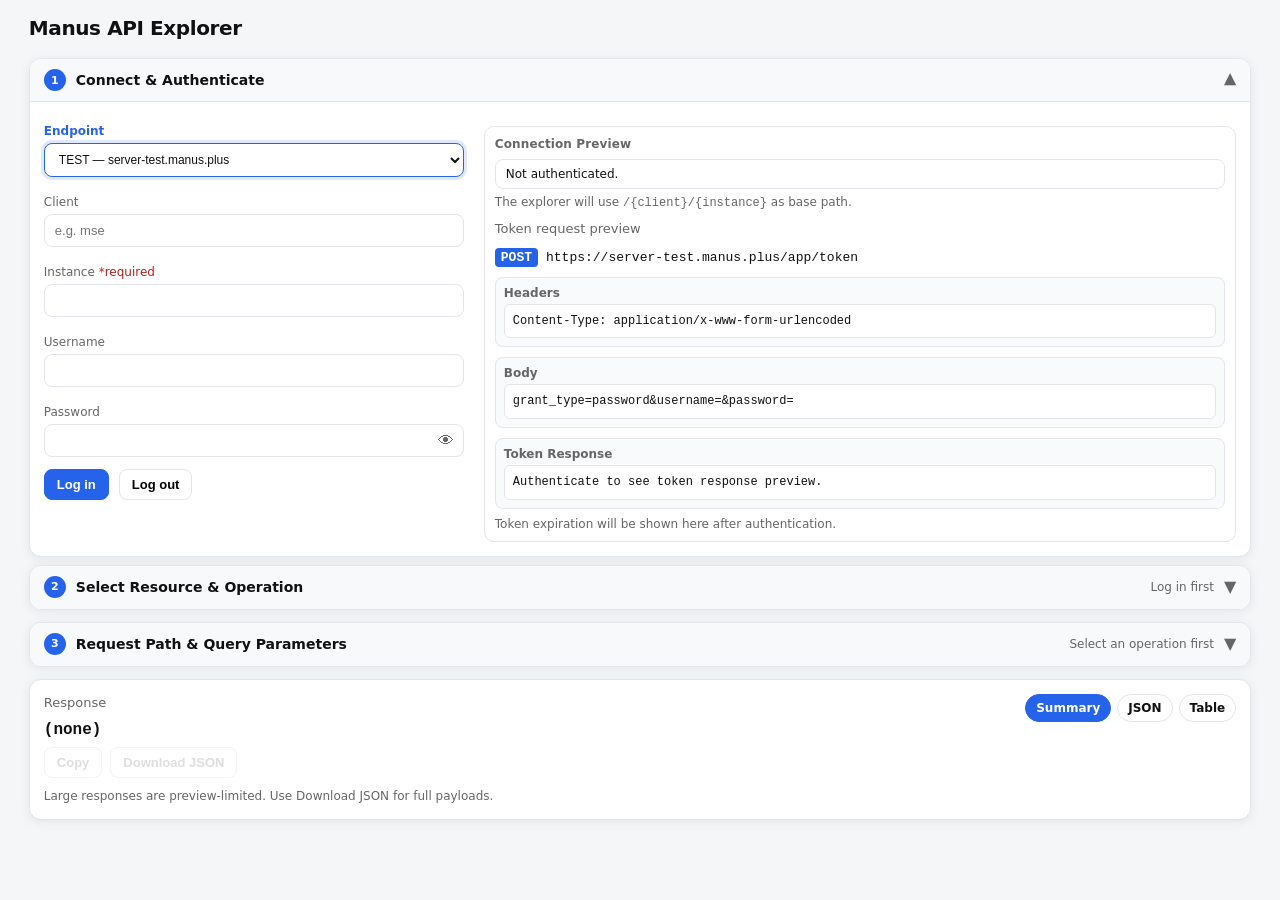
<file: index.html>
<!doctype html>
<html lang="en">
<head>
  <meta charset="utf-8"/>
  <meta name="viewport" content="width=device-width,initial-scale=1"/>
  <title>Manus API Explorer</title>
  <link rel="stylesheet" href="./assets/styles.css"/>
</head>
<body>
  <div style="display:flex; align-items:baseline; gap:14px; margin-bottom:14px;">
    <h1>Manus API Explorer</h1>
    <span class="pill" id="baseUrlPill" style="display:none;">Base URL: <span id="baseUrl" class="mono"></span></span>
  </div>

  <!-- ── Step 1: Login ── -->
  <div class="panels">
    <div class="panel open" id="panelLogin">
      <div class="panel-header" id="panelLoginHeader">
        <div class="panel-step">1</div>
        <div class="panel-title">Connect &amp; Authenticate</div>
        <div class="panel-summary" id="panelLoginSummary"></div>
        <span class="panel-chevron">▼</span>
      </div>
      <div class="panel-body">
        <div class="auth-layout">
          <div class="auth-left">
            <div class="auth-grid-top">
              <div>
                <label>Endpoint</label>
                <select id="endpoint" style="font-size:12px;">
                  <option value="https://server.manus.plus">LIVE — server.manus.plus</option>
                  <option value="https://server-test.manus.plus" selected>TEST — server-test.manus.plus</option>
                  <option value="https://server-demo.manus.plus">DEMO — server-demo.manus.plus</option>
                </select>
              </div>
              <div>
                <label>Client</label>
                <input id="client" type="text" value="" placeholder="e.g. mse"/>
              </div>
              <div>
                <label>Instance <span id="instanceRequired" style="color:var(--danger);display:none;">*required</span><span id="instanceOptional" style="color:var(--muted);"> (optional)</span></label>
                <input id="instance" type="text" value="" placeholder=""/>
              </div>
            </div>
            <div class="auth-grid-bottom">
              <div>
                <label>Username</label>
                <input id="username" type="text" autocomplete="username"/>
              </div>
              <div>
                <label>Password</label>
                <div style="position:relative;">
                  <input id="password" type="password" autocomplete="current-password" style="padding-right:38px;"/>
                  <button id="btnTogglePw" type="button" title="Show/hide password" style="position:absolute;right:6px;top:50%;transform:translateY(-50%);background:none;border:none;cursor:pointer;padding:2px 4px;margin:0;color:#666;font-size:16px;line-height:1;">👁</button>
                </div>
              </div>
            </div>
            <div class="row" style="margin-top:12px;">
              <button id="btnLogin" class="btn primary">Log in</button>
              <button id="btnLogout" class="btn">Log out</button>
            </div>
          </div>
          <div class="auth-right">
            <div id="authPreviewWrap" class="auth-preview-wrap is-hidden">
              <div class="previewBox">
                <div class="auth-preview-title">Connection Preview</div>
                <div id="authStatus" class="status">Not authenticated.</div>
                <div class="hint" style="margin-top:6px;">The explorer will use <span class="mono">/{client}/{instance}</span> as base path.</div>
                <div style="margin-top:10px;">
                  <div class="small">Token request preview</div>
                  <div id="tokenPreview" class="token-preview"></div>
                  <div id="tokenExpiryInfo" class="hint" style="margin-top:8px;">Token expiration will be shown here after authentication.</div>
                </div>
              </div>
            </div>
          </div>
        </div>
      </div>
    </div>

    <!-- ── Step 2: Resource & Operation ── -->
    <div class="panel" id="panelResource">
      <div class="panel-header" id="panelResourceHeader">
        <div class="panel-step">2</div>
        <div class="panel-title">Select Resource &amp; Operation</div>
        <div class="panel-summary" id="panelResourceSummary">Log in first</div>
        <span class="panel-chevron">▼</span>
      </div>
      <div class="panel-body">
        <div class="resource-layout">
          <div>
            <label>Schema resource</label>
            <select id="schemaResource"></select>
            <div class="row" style="margin-top:8px;">
              <button id="btnLoadResource" class="btn primary">Load schema</button>
              <input id="opFilter" type="text" placeholder="Filter operations…" style="flex:1; min-width:140px;"/>
            </div>
            <div id="schemaStatus" class="status" style="margin-top:8px;">No schema loaded.</div>
            <div class="row" style="margin-top:10px;">
              <button id="btnCopySchemaJson" class="btn" type="button">Copy schema JSON</button>
              <button id="btnCopySchemaUrl" class="btn" type="button">Copy schema URL</button>
            </div>
            <pre id="schemaJson" class="mono" style="display:none;"></pre>
          </div>
          <div>
            <div class="small" style="margin-bottom:6px;">Operations</div>
            <div id="opList" class="oplist"></div>
          </div>
        </div>
      </div>
    </div>
  </div>

  <!-- ── Step 3: Request parameters (accordion panel) ── -->
  <div class="panels" style="margin-bottom:12px;">
    <div class="panel" id="panelRequest">
      <div class="panel-header" id="panelRequestHeader">
        <div class="panel-step">3</div>
        <div class="panel-title">Request Path &amp; Query Parameters</div>
        <div class="panel-summary" id="panelRequestSummary">Select an operation first</div>
        <span class="panel-chevron">▼</span>
      </div>
      <div class="panel-body">
        <div style="display:flex; justify-content:space-between; align-items:flex-start; gap:10px; flex-wrap:wrap; margin-bottom:10px;">
          <div>
            <div class="small">Selected operation</div>
            <div id="opTitle" class="mono" style="font-weight:800;">(none)</div>
            <div id="opDesc" class="small" style="margin-top:2px;"></div>
          </div>
          <div class="right" style="align-items:center; gap:8px;">
            <select id="previewLimit" style="width:auto;">
              <option value="10" selected>Preview: 10</option>
              <option value="50">Preview: 50</option>
              <option value="100">Preview: 100</option>
              <option value="500">Preview: 500</option>
              <option value="1000">Preview: 1000</option>
            </select>
            <button id="btnCopyUrl" class="btn" disabled>Copy URL</button>
            <button id="btnSend" class="btn primary" disabled>Send →</button>
          </div>
        </div>
        <div class="request-preview-grid">
          <div class="request-url-stack">
            <div>
              <label>Request URL</label>
              <div class="request-url-box">
                <div id="requestUrlDisplay" class="request-url-main"></div>
                <div id="requestUrlQuery" class="request-url-query"></div>
              </div>
              <input id="requestUrl" class="request-url-raw" type="text" readonly tabindex="-1" aria-readonly="true"/>
            </div>
            <div style="max-width:320px;">
              <label>Version</label>
              <select id="requestVersion">
                <option value="1" selected>Version 1 (default)</option>
                <option value="2">Version 2</option>
              </select>
              <div id="requestVersionHint" class="hint" style="display:none;"></div>
            </div>
          </div>
        </div>
        <div class="previewBox">
          <div class="small">Applied request headers</div>
          <pre id="requestHeadersPreview"></pre>
        </div>
        <div id="paramArea" style="margin-top:4px;"></div>
        <div id="reqStatus" class="status" style="margin-top:10px;">Ready.</div>
      </div>
    </div>
  </div>

  <!-- ── Response (full width, always visible) ── -->
  <div class="workspace" id="responseWorkspace">
    <div class="respHeader">
      <div class="respLeft">
        <div class="small">Response</div>
        <div id="respMeta" class="mono respMeta">(none)</div>
        <div class="respActionsUnder">
          <button id="btnCopyResponse" class="btn" disabled>Copy</button>
          <button id="btnDownloadResponse" class="btn" disabled>Download JSON</button>
          <button id="btnExportCsv" class="btn" style="display:none;" disabled>Download CSV</button>
        </div>
      </div>
      <div class="tabs" id="respTabs">
        <div class="tab active" data-tab="summary">Summary</div>
        <div class="tab" data-tab="json">JSON</div>
        <div class="tab" data-tab="table">Table</div>
      </div>
    </div>
    <div id="respSummary" style="margin-top:10px;"></div>
    <pre id="respJson" style="display:none; margin-top:10px; background:#fff; border:1px solid var(--border); border-radius:10px; padding:10px; overflow:auto; max-height:520px; font-size:12px;"></pre>
    <div id="respTable" style="display:none; margin-top:10px; overflow:auto; max-height:560px;"></div>
    <div class="footerNote">Large responses are preview-limited. Use Download JSON for full payloads.</div>
  </div>


  <!-- Picker modal -->
  <div id="pickerOverlay" class="modalOverlay" role="dialog" aria-modal="true" aria-hidden="true">
    <div class="modal">
      <div class="modalHeader">
        <div>
          <div class="small" id="pickerTitle">Pick</div>
          <div class="hint" id="pickerHint"></div>
        </div>
        <button class="btn" type="button" id="pickerCloseTop">Close</button>
      </div>
      <div class="modalBody">
        <input id="pickerSearch" type="text" placeholder="Search..." />
        <div class="modalList" id="pickerList"></div>
        <div class="hint" id="pickerMeta"></div>
      </div>
      <div class="modalFooter">
        <button class="btn" type="button" id="pickerCloseBottom">Close</button>
      </div>
    </div>
  </div>
<script src="./assets/app.js"></script>
</body>
</html>
</file>
<file: assets/styles.css>
:root{
      --bg:#f5f6f8; --fg:#111; --muted:#666; --border:#e2e5ea; --card:#ffffff;
      --panel-bg:#ffffff; --panel-header:#f8f9fb;
      --ok:#0f766e; --warn:#b45309; --danger:#b91c1c;
      --accent:#2563eb;
      --shadow: 0 2px 12px rgba(0,0,0,.07);
      --shadow-lg: 0 4px 24px rgba(0,0,0,.10);
      --mono: ui-monospace, SFMono-Regular, Menlo, Monaco, Consolas, "Liberation Mono", "Courier New", monospace;
      --radius: 12px;
    }
    *, *::before, *::after { box-sizing: border-box; }
    body { font-family: system-ui, -apple-system, "Segoe UI", Roboto, Arial; max-width: min(1600px, 98vw); margin: 16px auto; padding: 0 16px; color:var(--fg); background:var(--bg); }

    h1 { margin:0 0 4px; font-size:20px; letter-spacing:-.02em; }
    .small { font-size:13px; color:var(--muted); margin:0 0 10px; line-height:1.35; }
    .row { display:flex; gap:10px; flex-wrap:wrap; align-items:flex-end; }
    .auth-layout { display:grid; grid-template-columns: minmax(320px, 420px) minmax(320px, 1fr); gap:20px; align-items:start; }
    .auth-left { min-width:0; }
    .auth-right { min-width:0; }
    .auth-grid-top { display:grid; grid-template-columns: 1fr; gap:10px; max-width:420px; }
    .auth-grid-bottom { display:grid; grid-template-columns: 1fr; gap:10px; margin-top:10px; max-width:420px; }
    #panelLogin .panel-body > .row,
    #panelLogin .panel-body > #authStatus,
    #panelLogin .panel-body > .hint,
    #panelLogin .panel-body > .previewBox { max-width:420px; }
    .previewBox { margin-top:10px; background:#fff; border:1px solid var(--border); border-radius:10px; padding:10px; }
    .previewBox pre { margin:6px 0 0; white-space:pre-wrap; word-break:break-word; background:#f8fafc; border:1px solid var(--border); border-radius:8px; padding:10px; font-size:12px; line-height:1.4; }
    .auth-preview-wrap { position:sticky; top:14px; }
    .auth-preview-wrap.is-hidden { display:none; }
    .auth-preview-title { font-size:12px; color:var(--muted); margin:0 0 8px; font-weight:600; letter-spacing:.01em; }
    .request-preview-grid { display:grid; grid-template-columns: 1fr; gap:12px; align-items:start; width:100%; }
    .request-preview-grid > div { max-width:none; width:100%; }
    .request-url-stack { display:grid; gap:12px; width:100%; }
    .request-url-box { width:100%; border:1px solid var(--border); border-radius:12px; background:linear-gradient(180deg,#ffffff 0%,#f8fbff 100%); padding:12px; box-shadow:inset 0 1px 0 rgba(255,255,255,.85); }
    .request-url-main { width:100%; font-family:var(--mono); font-size:12px; line-height:1.45; color:#0f172a; word-break:break-all; }
    .request-url-query { margin-top:10px; padding-top:10px; border-top:1px dashed #cfe0ff; display:flex; flex-wrap:wrap; gap:8px; }
    .request-query-chip { display:inline-flex; align-items:center; gap:6px; max-width:100%; padding:6px 10px; border-radius:999px; border:1px solid #bfdbfe; background:#eff6ff; color:#1d4ed8; font-size:12px; line-height:1.2; }
    .request-query-key { font-weight:700; }
    .request-query-eq { opacity:.65; }
    .request-query-val { font-family:var(--mono); max-width:420px; overflow:hidden; text-overflow:ellipsis; white-space:nowrap; color:#0f172a; }
    .request-query-empty { font-size:12px; color:var(--muted); }
    .request-url-raw { display:none; }
    @media (max-width:900px) { .auth-layout, .auth-grid-top, .auth-grid-bottom, .request-preview-grid { grid-template-columns:1fr; } .auth-preview-wrap { position:static; } }

    .field-active label { color:var(--accent); font-weight:700; }
    .field-active input, .field-active select { border-color:var(--accent); box-shadow:0 0 0 3px rgba(37,99,235,.14); }


    .card { border:1px solid var(--border); border-radius:var(--radius); background:var(--card); padding:12px; box-shadow:var(--shadow); }
    label { display:block; font-size:12px; color:var(--muted); margin:8px 0 5px; }
    input[type="text"], input[type="password"], input[type="url"], input[type="number"], select, textarea {
      width:100%; border:1px solid var(--border); border-radius:8px; padding:8px 10px;
      background:#fff; color:var(--fg); font-size:13px; outline:none; transition: border-color .15s;
    }
    input:focus, select:focus, textarea:focus { border-color: var(--accent); }
    textarea { min-height:140px; font-family:var(--mono); font-size:12px; line-height:1.35; }

    .btn {
      border:1px solid var(--border); background:#fff; padding:7px 12px; border-radius:8px; cursor:pointer;
      font-weight:600; font-size:13px; white-space:nowrap; transition: background .12s, box-shadow .12s;
    }
    .btn:hover { background:#f3f4f6; }
    .btn.primary { background:var(--accent); color:#fff; border-color:var(--accent); }
    .btn.primary:hover { background:#1d4ed8; border-color:#1d4ed8; }
    .btn:disabled { opacity:.45; cursor:not-allowed; }

    .status { font-size:12px; margin-top:8px; padding:7px 10px; border-radius:8px; border:1px solid var(--border); background:#fff; }
    .status.ok { border-color:rgba(15,118,110,.35); background:rgba(15,118,110,.07); color:var(--ok); }
    .status.warn { border-color:rgba(180,83,9,.35); background:rgba(180,83,9,.07); color:var(--warn); }
    .status.danger { border-color:rgba(185,28,28,.35); background:rgba(185,28,28,.07); color:var(--danger); }

    .badge { font-size:11px; padding:2px 6px; border-radius:999px; border:1px solid var(--border); background:#fff; font-family:var(--mono); }
    .path { font-family:var(--mono); font-size:12px; color:#111; word-break:break-word; }
    .sum { font-size:12px; color:var(--muted); margin-top:3px; line-height:1.25; }
    .hint { font-size:12px; color:var(--muted); margin-top:6px; }
    .mono { font-family:var(--mono); }
    .right { display:flex; gap:10px; justify-content:flex-end; }
    .footerNote { font-size:12px; color:var(--muted); margin-top:10px; line-height:1.35; }
    .pill { display:inline-flex; gap:6px; align-items:center; padding:5px 10px; border:1px solid var(--border); border-radius:999px; background:#fff; font-size:12px; }

    .tabs { display:flex; gap:5px; flex-wrap:wrap; }
    .tab { padding:6px 10px; border:1px solid var(--border); border-radius:999px; cursor:pointer; background:#fff; font-size:12px; font-weight:600; transition: border-color .12s; }
    .tab.active { border-color:var(--accent); background:var(--accent); color:#fff; }

    table { width:100%; border-collapse:collapse; font-size:12px; background:#fff; border:1px solid var(--border); border-radius:var(--radius); overflow:hidden; }
    th, td { border-bottom:1px solid var(--border); padding:7px 10px; text-align:left; vertical-align:top; }
    th { background:#f3f4f6; font-weight:700; }
    tr:last-child td { border-bottom:none; }

    /* ── Picker modal ── */
    .modalOverlay { position:fixed; inset:0; background:rgba(0,0,0,.35); display:none; align-items:center; justify-content:center; z-index:9999; }
    .modal { background:#fff; border:1px solid var(--border); border-radius:14px; box-shadow:var(--shadow-lg); width:min(980px,96vw); max-height:90vh; overflow:hidden; }
    .modalHeader { display:flex; justify-content:space-between; align-items:center; padding:10px 14px; border-bottom:1px solid var(--border); background:var(--panel-header); }
    .modalBody { padding:12px; display:grid; gap:10px; }
    .modalFooter { padding:10px 14px; border-top:1px solid var(--border); display:flex; justify-content:flex-end; gap:8px; background:var(--panel-header); }
    .modalList { border:1px solid var(--border); border-radius:var(--radius); overflow:auto; max-height:58vh; }
    .pickBtn { margin-left:8px; }

    /* ── Accordion panels ── */
    .panels { display:flex; flex-direction:column; gap:8px; margin-bottom:12px; }

    .panel {
      border:1px solid var(--border);
      border-radius:var(--radius);
      background:var(--panel-bg);
      box-shadow:var(--shadow);
      overflow:hidden;
      transition: box-shadow .2s;
    }
    .panel:focus-within { box-shadow: var(--shadow-lg); }

    .panel-header {
      display:flex; align-items:center; gap:10px;
      padding:10px 14px; cursor:pointer; user-select:none;
      background:var(--panel-header);
      border-bottom:1px solid transparent;
      transition: background .12s, border-color .2s;
    }
    .panel-header:hover { background:#f0f2f7; }
    .panel.open > .panel-header { border-bottom-color:var(--border); }

    .panel-step {
      width:22px; height:22px; border-radius:50%;
      background:var(--accent); color:#fff;
      font-size:11px; font-weight:700;
      display:flex; align-items:center; justify-content:center;
      flex-shrink:0;
    }
    .panel.done > .panel-header .panel-step { background:var(--accent); }
    .panel.open > .panel-header .panel-step { background:var(--accent); }

    .panel-title { font-weight:700; font-size:14px; flex:1; }
    .panel-summary { font-size:12px; color:var(--muted); }
    .panel-chevron { font-size:16px; color:var(--muted); transition:transform .2s; flex-shrink:0; line-height:1; }
    .panel.open > .panel-header .panel-chevron { transform:rotate(180deg); }

    .panel-body { padding:14px; display:none; }
    .panel.open > .panel-body { display:block; }

    /* ── Two columns inside resource panel ── */
    .resource-layout { display:grid; grid-template-columns: 280px 1fr; gap:14px; align-items:start; }
    @media (max-width:900px) { .resource-layout { grid-template-columns:1fr; } }

    .oplist { height:320px; overflow:auto; background:#fff; border:1px solid var(--border); border-radius:10px; padding:5px; }
    .op { padding:7px 8px; border-radius:8px; cursor:pointer; border:1px solid transparent; }
    .op:hover { background:#f3f4f6; }
    .op.active { border-color:var(--accent); background:#eff6ff; }
    .op .top { display:flex; gap:8px; align-items:center; }

    /* ── Main workspace (full width after panels) ── */
    .workspace { background:var(--panel-bg); border:1px solid var(--border); border-radius:var(--radius); box-shadow:var(--shadow); padding:14px; }

    .respHeader { display:flex; justify-content:space-between; align-items:flex-start; gap:12px; }
    .respLeft { min-width:260px; }
    .respMeta { font-weight:800; }
    .respActionsUnder { margin-top:8px; display:flex; gap:8px; flex-wrap:wrap; align-items:center; }
    #respTabs { display:flex; gap:6px; flex-wrap:wrap; justify-content:flex-end; align-self:flex-start; }
    @media (max-width:720px) { .respHeader { flex-direction:column; } #respTabs { justify-content:flex-start; } }

.token-preview {
  display: flex;
  flex-direction: column;
  gap: 10px;
  font-size: 13px;
}
.req-line {
  display: flex;
  gap: 8px;
  align-items: center;
  font-family: var(--mono);
  flex-wrap: wrap;
}
.req-line .method {
  background: #2563eb;
  color: #fff;
  font-weight: 600;
  padding: 2px 6px;
  border-radius: 4px;
}
.req-line .url {
  word-break: break-all;
}
.req-box {
  border: 1px solid var(--border);
  border-radius: 8px;
  background: #f8fafc;
  padding: 8px;
}
.req-title {
  font-weight: 600;
  margin-bottom: 4px;
  font-size: 12px;
  color: var(--muted);
}
.req-box pre {
  margin: 0;
  font-family: var(--mono);
  font-size: 12px;
  background: #fff;
  padding: 8px;
  border-radius: 6px;
  overflow-x: auto;
  white-space: pre-wrap;
  word-break: break-word;
}

/* Response table usability */
#respTable {
  overflow: auto;
}

#respTable table.responseTable,
#respTable table {
  width: 100%;
  border-collapse: collapse;
  table-layout: fixed;
}

#respTable th,
#respTable td {
  border: 1px solid var(--border);
  padding: 8px 10px;
  text-align: left;
  vertical-align: top;
  white-space: nowrap;
  overflow: hidden;
  text-overflow: ellipsis;
  max-width: 240px;
}

#respTable thead th {
  position: sticky;
  top: 0;
  z-index: 1;
  background: #f8fafc;
  font-weight: 700;
}

.datasetPicker {
  display: flex;
  align-items: center;
  gap: 10px;
  flex-wrap: wrap;
  margin-bottom: 10px;
}

.datasetPicker label {
  margin: 0;
  font-weight: 700;
  color: var(--muted);
}

.tableControls {
  display: flex;
  align-items: flex-start;
  gap: 10px;
  flex-wrap: wrap;
  margin-bottom: 10px;
}

.columnSelector {
  min-width: min(520px, 100%);
  border: 1px solid var(--border);
  border-radius: 10px;
  background: #fff;
  padding: 8px 10px;
  box-shadow: 0 1px 2px rgba(0,0,0,.04);
}

.columnSelector summary {
  cursor: pointer;
  user-select: none;
  font-weight: 700;
  color: var(--accent);
  outline: none;
}

.columnSelector[open] summary {
  margin-bottom: 8px;
}

.columnSelectorActions {
  display: flex;
  gap: 8px;
  flex-wrap: wrap;
  margin: 8px 0;
}

.columnSelector .btn.mini {
  border: 1px solid #bfdbfe;
  background: #eff6ff;
  color: #1d4ed8;
  border-radius: 8px;
  padding: 6px 10px;
  font-size: 12px;
}

.columnSelector .btn.mini:hover {
  background: #dbeafe;
}

.columnFilter {
  margin: 4px 0 8px;
}

.columnSelectorList {
  display: grid;
  grid-template-columns: repeat(auto-fit, minmax(220px, 1fr));
  gap: 6px 12px;
  max-height: 260px;
  overflow: auto;
  padding-top: 4px;
}

.columnOption {
  display: flex;
  align-items: center;
  gap: 8px;
  min-width: 0;
  margin: 0;
  font-size: 13px;
  color: var(--fg);
}

.columnOption input[type="checkbox"] {
  width: auto;
  accent-color: var(--accent);
  flex: 0 0 auto;
}

.columnOption span {
  white-space: nowrap;
  overflow: hidden;
  text-overflow: ellipsis;
}

.tableMount {
  min-width: 0;
}

/* Table filters and totals */
.tableTopControls {
  display: flex;
  align-items: flex-start;
  gap: 10px;
  flex-wrap: wrap;
  margin-bottom: 10px;
}

.rowFilterBox {
  min-width: min(760px, 100%);
  border: 1px solid var(--border);
  border-radius: 10px;
  background: #fff;
  padding: 8px 10px;
  box-shadow: 0 1px 2px rgba(0,0,0,.04);
}

.rowFilterBox summary {
  cursor: pointer;
  user-select: none;
  font-weight: 700;
  color: var(--accent);
  outline: none;
}

.rowFilterBox[open] summary {
  margin-bottom: 8px;
}

.rowFilterBody {
  display: grid;
  gap: 8px;
}

.rowFilterRows {
  display: grid;
  gap: 8px;
}

.rowFilterRow {
  display: grid;
  grid-template-columns: minmax(180px, 1.4fr) minmax(130px, .7fr) minmax(160px, 1fr) auto;
  gap: 8px;
  align-items: center;
}

.rowFilterActions {
  display: flex;
  gap: 8px;
  flex-wrap: wrap;
}

.rowFilterBox .btn.mini,
.rowFilterActions .btn.mini {
  border: 1px solid #bfdbfe;
  background: #eff6ff;
  color: #1d4ed8;
  border-radius: 8px;
  padding: 6px 10px;
  font-size: 12px;
}

.rowFilterBox .btn.mini:hover,
.rowFilterActions .btn.mini:hover {
  background: #dbeafe;
}

.tableSummaryBar {
  display: flex;
  align-items: center;
  gap: 8px;
  flex-wrap: wrap;
  margin: 0 0 8px;
  padding: 8px 10px;
  border: 1px solid var(--border);
  border-radius: 10px;
  background: #f8fafc;
  font-size: 12px;
}

.sumPill {
  display: inline-flex;
  align-items: center;
  gap: 6px;
  padding: 4px 8px;
  border-radius: 999px;
  border: 1px solid #bfdbfe;
  background: #eff6ff;
  color: #1d4ed8;
  font-weight: 700;
}

@media (max-width: 760px) {
  .rowFilterRow {
    grid-template-columns: 1fr;
  }
}
</file>
